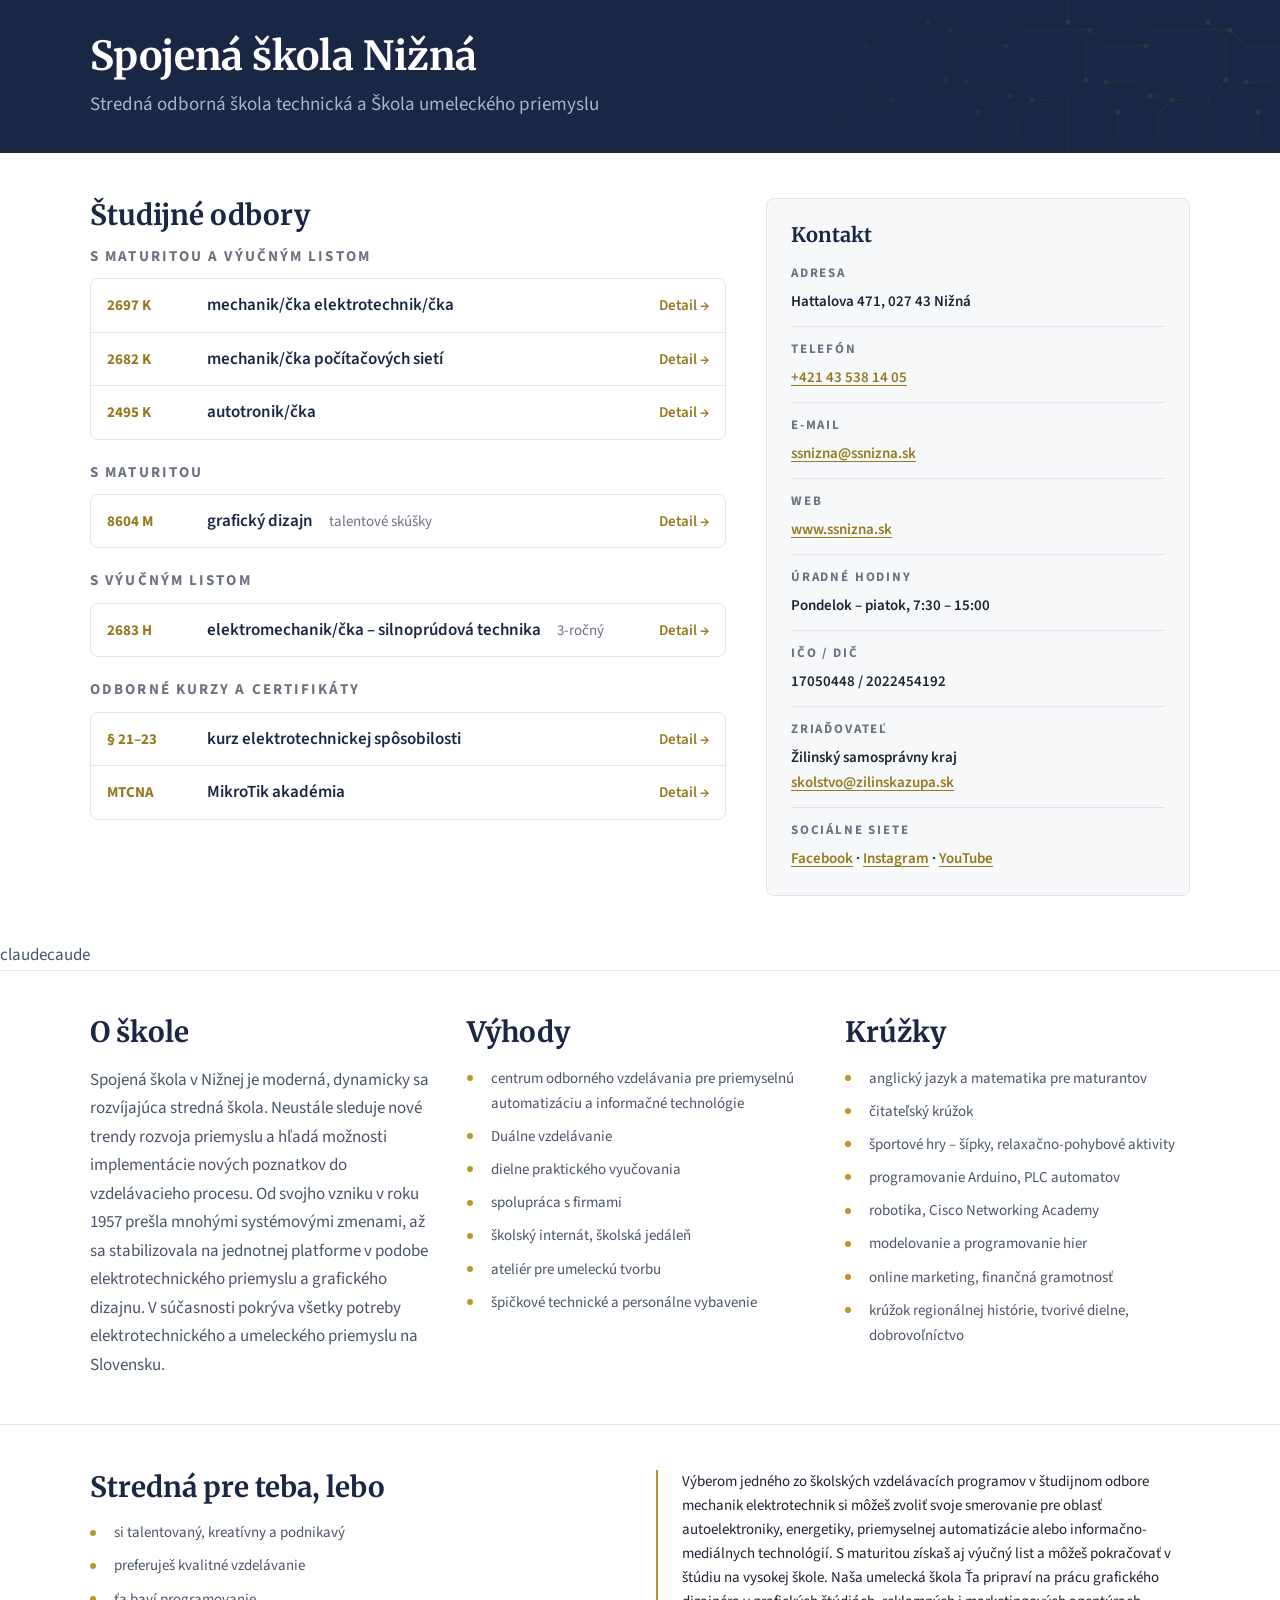
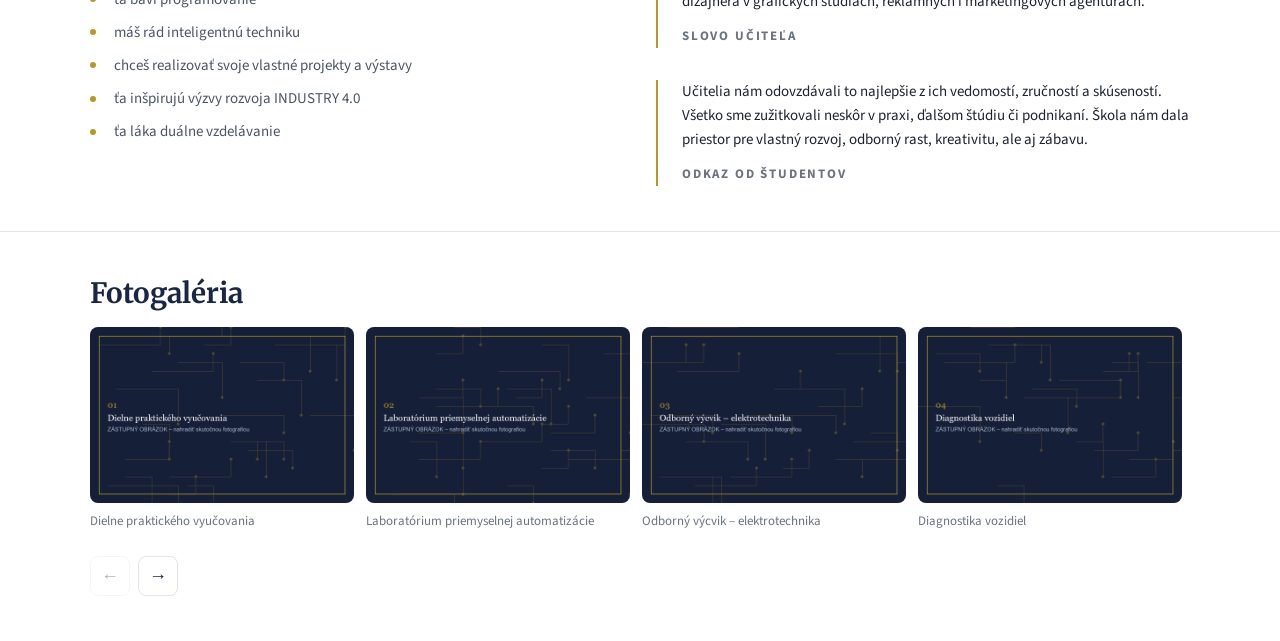
<file: index.html>
<!DOCTYPE html>
<html lang="sk">
<head>
    <meta charset="utf-8">
    <meta name="viewport" content="width=device-width, initial-scale=1">
    <title>Spojená škola, Nižná – profil školy | ssnizna.sk</title>
    <meta name="description"
          content="Profil Spojenej školy, Nižná: aktuálne študijné odbory, kompletné kontakty na vedenie a oddelenia, výhody, krúžky a fotogaléria.">
    <link rel="canonical" href="https://ssnizna.sk/stredne-skoly/">

    <link rel="preconnect" href="https://fonts.googleapis.com">
    <link rel="preconnect" href="https://fonts.gstatic.com" crossorigin>
    <link rel="stylesheet"
          href="https://fonts.googleapis.com/css2?family=Merriweather:wght@400;700&family=Source+Sans+3:wght@400;600;700&display=swap">

    <link rel="stylesheet" href="css/variables.css">
    <link rel="stylesheet" href="css/style.css">

    <script src="js/main.js" defer></script>
</head>
<body>

<!-- ======================================================================
     Hlavička a pätička webu sa preberajú z existujúcej šablóny.
     Do šablóny sa vkladá obsah od <main> po </main>.
     ====================================================================== -->

<main>

    <!-- ===== Identita školy ============================================= -->
    <section class="profile">
        <div class="container">
            <h1>Spojená škola Nižná</h1>
            <p class="profile__units">
                Stredná odborná škola technická a Škola umeleckého priemyslu
            </p>

        </div>
    </section>

    <!-- ===== Odbory + kontakt (to najdôležitejšie hneď hore) ============ -->
    <section class="section">
        <div class="container key-grid">

            <div>
                <h2>Študijné odbory</h2>
                <div class="odbory">
                    <div class="odbory__group">
                        <h3>S maturitou a výučným listom</h3>
                        <ul class="odbory__list">
                            <li class="odbor">
                                <span class="odbor__code">2697 K</span>
                                <span class="odbor__name">mechanik/čka elektrotechnik/čka</span>
                                <a class="odbor__link" href="/mechanik-elektrotechnik-cka/">Detail →</a>
                            </li>
                            <li class="odbor">
                                <span class="odbor__code">2682 K</span>
                                <span class="odbor__name">mechanik/čka počítačových sietí</span>
                                <a class="odbor__link" href="/mechanik-pocitacovych-sieti/">Detail →</a>
                            </li>
                            <li class="odbor">
                                <span class="odbor__code">2495 K</span>
                                <span class="odbor__name">autotronik/čka</span>
                                <a class="odbor__link" href="/autotronik/">Detail →</a>
                            </li>
                        </ul>
                    </div>

                    <div class="odbory__group">
                        <h3>S maturitou</h3>
                        <ul class="odbory__list">
                            <li class="odbor">
                                <span class="odbor__code">8604 M</span>
                                <span class="odbor__name">grafický dizajn</span>
                                <span class="odbor__note">talentové skúšky</span>
                                <a class="odbor__link" href="/3d-dizajn/">Detail →</a>
                            </li>
                        </ul>
                    </div>

                    <div class="odbory__group">
                        <h3>S výučným listom</h3>
                        <ul class="odbory__list">
                            <li class="odbor">
                                <span class="odbor__code">2683 H</span>
                                <span class="odbor__name">elektromechanik/čka – silnoprúdová technika</span>
                                <span class="odbor__note">3-ročný</span>
                                <a class="odbor__link" href="/elektromechanik-silnoprudova-technika/">Detail →</a>
                            </li>
                        </ul>
                    </div>

                    <div class="odbory__group">
                        <h3>Odborné kurzy a certifikáty</h3>
                        <ul class="odbory__list">
                            <li class="odbor">
                                <span class="odbor__code">§ 21–23</span>
                                <span class="odbor__name">kurz elektrotechnickej spôsobilosti</span>
                                <a class="odbor__link" href="/kurz-elektrotechnickej-sposobilosti-2/">Detail →</a>
                            </li>
                            <li class="odbor">
                                <span class="odbor__code">MTCNA</span>
                                <span class="odbor__name">MikroTik akadémia</span>
                                <a class="odbor__link" href="/mikrotik-akademia/">Detail →</a>
                            </li>
                        </ul>
                    </div>
                </div>
            </div>

            <div class="infobox" id="kontakty">
                <h2>Kontakt</h2>
                <dl class="info-list">
                    <div>
                        <dt class="label">Adresa</dt>
                        <dd><address>Hattalova 471, 027 43 Nižná</address></dd>
                    </div>
                    <div>
                        <dt class="label">Telefón</dt>
                        <dd><a href="tel:+421435381405">+421 43 538 14 05</a></dd>
                    </div>
                    <div>
                        <dt class="label">E-mail</dt>
                        <dd><a href="mailto:ssnizna@ssnizna.sk">ssnizna@ssnizna.sk</a></dd>
                    </div>
                    <div>
                        <dt class="label">Web</dt>
                        <dd><a href="https://ssnizna.sk/">www.ssnizna.sk</a></dd>
                    </div>
                    <div>
                        <dt class="label">Úradné hodiny</dt>
                        <dd>Pondelok – piatok, 7:30 – 15:00</dd>
                    </div>
                    <div>
                        <dt class="label">IČO / DIČ</dt>
                        <dd>17050448 / 2022454192</dd>
                    </div>
                    <div>
                        <dt class="label">Zriaďovateľ</dt>
                        <dd>Žilinský samosprávny kraj<br>
                            <a href="mailto:skolstvo@zilinskazupa.sk">skolstvo@zilinskazupa.sk</a></dd>
                    </div>
                    <div>
                        <dt class="label">Sociálne siete</dt>
                        <dd>
                            <a href="https://www.facebook.com/ssnizna">Facebook</a> ·
                            <a href="https://www.instagram.com/ssnizna/">Instagram</a> ·
                            <a href="https://www.youtube.com/@ssnizna">YouTube</a>
                        </dd>
                    </div>
                </dl>
            </div>
        </div>
    </section>

claudecaude
    <!-- ===== O škole, výhody, krúžky ==================================== -->
    <section class="section section--divided">
        <div class="container cols cols--3">
            <div>
                <h2>O škole</h2>
                <p>
                    Spojená škola v Nižnej je moderná, dynamicky sa rozvíjajúca stredná škola.
                    Neustále sleduje nové trendy rozvoja priemyslu a hľadá možnosti implementácie
                    nových poznatkov do vzdelávacieho procesu. Od svojho vzniku v roku 1957 prešla
                    mnohými systémovými zmenami, až sa stabilizovala na jednotnej platforme v podobe
                    elektrotechnického priemyslu a grafického dizajnu. V súčasnosti pokrýva všetky
                    potreby elektrotechnického a umeleckého priemyslu na Slovensku.
                </p>
            </div>

            <div>
                <h2>Výhody</h2>
                <ul class="list-check">
                    <li>centrum odborného vzdelávania pre priemyselnú automatizáciu a informačné technológie</li>
                    <li>Duálne vzdelávanie</li>
                    <li>dielne praktického vyučovania</li>
                    <li>spolupráca s firmami</li>
                    <li>školský internát, školská jedáleň</li>
                    <li>ateliér pre umeleckú tvorbu</li>
                    <li>špičkové technické a personálne vybavenie</li>
                </ul>
            </div>

            <div>
                <h2>Krúžky</h2>
                <ul class="list-check">
                    <li>anglický jazyk a matematika pre maturantov</li>
                    <li>čitateľský krúžok</li>
                    <li>športové hry – šípky, relaxačno-pohybové aktivity</li>
                    <li>programovanie Arduino, PLC automatov</li>
                    <li>robotika, Cisco Networking Academy</li>
                    <li>modelovanie a programovanie hier</li>
                    <li>online marketing, finančná gramotnosť</li>
                    <li>krúžok regionálnej histórie, tvorivé dielne, dobrovoľníctvo</li>
                </ul>
            </div>
        </div>
    </section>

    <!-- ===== Pre koho je škola + citáty ================================= -->
    <section class="section section--divided">
        <div class="container cols cols--2">
            <div>
                <h2>Stredná pre teba, lebo</h2>
                <ul class="list-check">
                    <li>si talentovaný, kreatívny a podnikavý</li>
                    <li>preferuješ kvalitné vzdelávanie</li>
                    <li>ťa baví programovanie</li>
                    <li>máš rád inteligentnú techniku</li>
                    <li>chceš realizovať svoje vlastné projekty a výstavy</li>
                    <li>ťa inšpirujú výzvy rozvoja INDUSTRY 4.0</li>
                    <li>ťa láka duálne vzdelávanie</li>
                </ul>
            </div>

            <div class="cols">
                <blockquote class="quote">
                    <p>
                        Výberom jedného zo školských vzdelávacích programov v študijnom odbore
                        mechanik elektrotechnik si môžeš zvoliť svoje smerovanie pre oblasť
                        autoelektroniky, energetiky, priemyselnej automatizácie alebo
                        informačno-mediálnych technológií. S maturitou získaš aj výučný list
                        a môžeš pokračovať v štúdiu na vysokej škole. Naša umelecká škola Ťa
                        pripraví na prácu grafického dizajnéra v grafických štúdiách, reklamných
                        i marketingových agentúrach.
                    </p>
                    <footer>Slovo učiteľa</footer>
                </blockquote>

                <blockquote class="quote">
                    <p>
                        Učitelia nám odovzdávali to najlepšie z ich vedomostí, zručností
                        a skúseností. Všetko sme zužitkovali neskôr v praxi, ďalšom štúdiu či
                        podnikaní. Škola nám dala priestor pre vlastný rozvoj, odborný rast,
                        kreativitu, ale aj zábavu.
                    </p>
                    <footer>Odkaz od študentov</footer>
                </blockquote>
            </div>
        </div>
    </section>

    <!-- ===== Fotogaléria ================================================ -->
    <section class="section section--divided">
        <div class="container">
            <h2>Fotogaléria</h2>

            <!-- Nahradiť skutočnými fotografiami, rovnaké názvy súborov v /images/galeria/. -->
            <div data-gallery>
                <div class="gallery__track" data-gallery-track tabindex="0"
                     role="region" aria-label="Fotogaléria školy">
                    <figure class="gallery__item">
                        <img src="images/galeria/01.jpg" width="1200" height="800" loading="lazy"
                             alt="Dielne praktického vyučovania">
                        <figcaption>Dielne praktického vyučovania</figcaption>
                    </figure>
                    <figure class="gallery__item">
                        <img src="images/galeria/02.jpg" width="1200" height="800" loading="lazy"
                             alt="Laboratórium priemyselnej automatizácie">
                        <figcaption>Laboratórium priemyselnej automatizácie</figcaption>
                    </figure>
                    <figure class="gallery__item">
                        <img src="images/galeria/03.jpg" width="1200" height="800" loading="lazy"
                             alt="Odborný výcvik v elektrotechnike">
                        <figcaption>Odborný výcvik – elektrotechnika</figcaption>
                    </figure>
                    <figure class="gallery__item">
                        <img src="images/galeria/04.jpg" width="1200" height="800" loading="lazy"
                             alt="Diagnostika vozidiel">
                        <figcaption>Diagnostika vozidiel</figcaption>
                    </figure>
                    <figure class="gallery__item">
                        <img src="images/galeria/05.jpg" width="1200" height="800" loading="lazy"
                             alt="Učebňa počítačových sietí">
                        <figcaption>Učebňa počítačových sietí</figcaption>
                    </figure>
                    <figure class="gallery__item">
                        <img src="images/galeria/06.jpg" width="1200" height="800" loading="lazy"
                             alt="Ateliér umeleckej tvorby">
                        <figcaption>Ateliér umeleckej tvorby</figcaption>
                    </figure>
                    <figure class="gallery__item">
                        <img src="images/galeria/07.jpg" width="1200" height="800" loading="lazy"
                             alt="Robotické pracovisko">
                        <figcaption>Robotické pracovisko</figcaption>
                    </figure>
                    <figure class="gallery__item">
                        <img src="images/galeria/08.jpg" width="1200" height="800" loading="lazy"
                             alt="Školský internát">
                        <figcaption>Školský internát</figcaption>
                    </figure>
                    <figure class="gallery__item">
                        <img src="images/galeria/09.jpg" width="1200" height="800" loading="lazy"
                             alt="Školská jedáleň">
                        <figcaption>Školská jedáleň</figcaption>
                    </figure>
                    <figure class="gallery__item">
                        <img src="images/galeria/10.jpg" width="1200" height="800" loading="lazy"
                             alt="Telocvičňa a lezecká stena">
                        <figcaption>Telocvičňa a lezecká stena</figcaption>
                    </figure>
                    <figure class="gallery__item">
                        <img src="images/galeria/11.jpg" width="1200" height="800" loading="lazy"
                             alt="Súťaže a projekty žiakov">
                        <figcaption>Súťaže a projekty žiakov</figcaption>
                    </figure>
                </div>

                <div class="gallery__nav">
                    <button class="gallery__btn" type="button" data-gallery-prev>
                        <span aria-hidden="true">←</span>
                        <span class="visually-hidden">Predchádzajúce fotografie</span>
                    </button>
                    <button class="gallery__btn" type="button" data-gallery-next>
                        <span aria-hidden="true">→</span>
                        <span class="visually-hidden">Ďalšie fotografie</span>
                    </button>
                </div>
            </div>
        </div>
    </section>

</main>

</body>
</html>
</file>
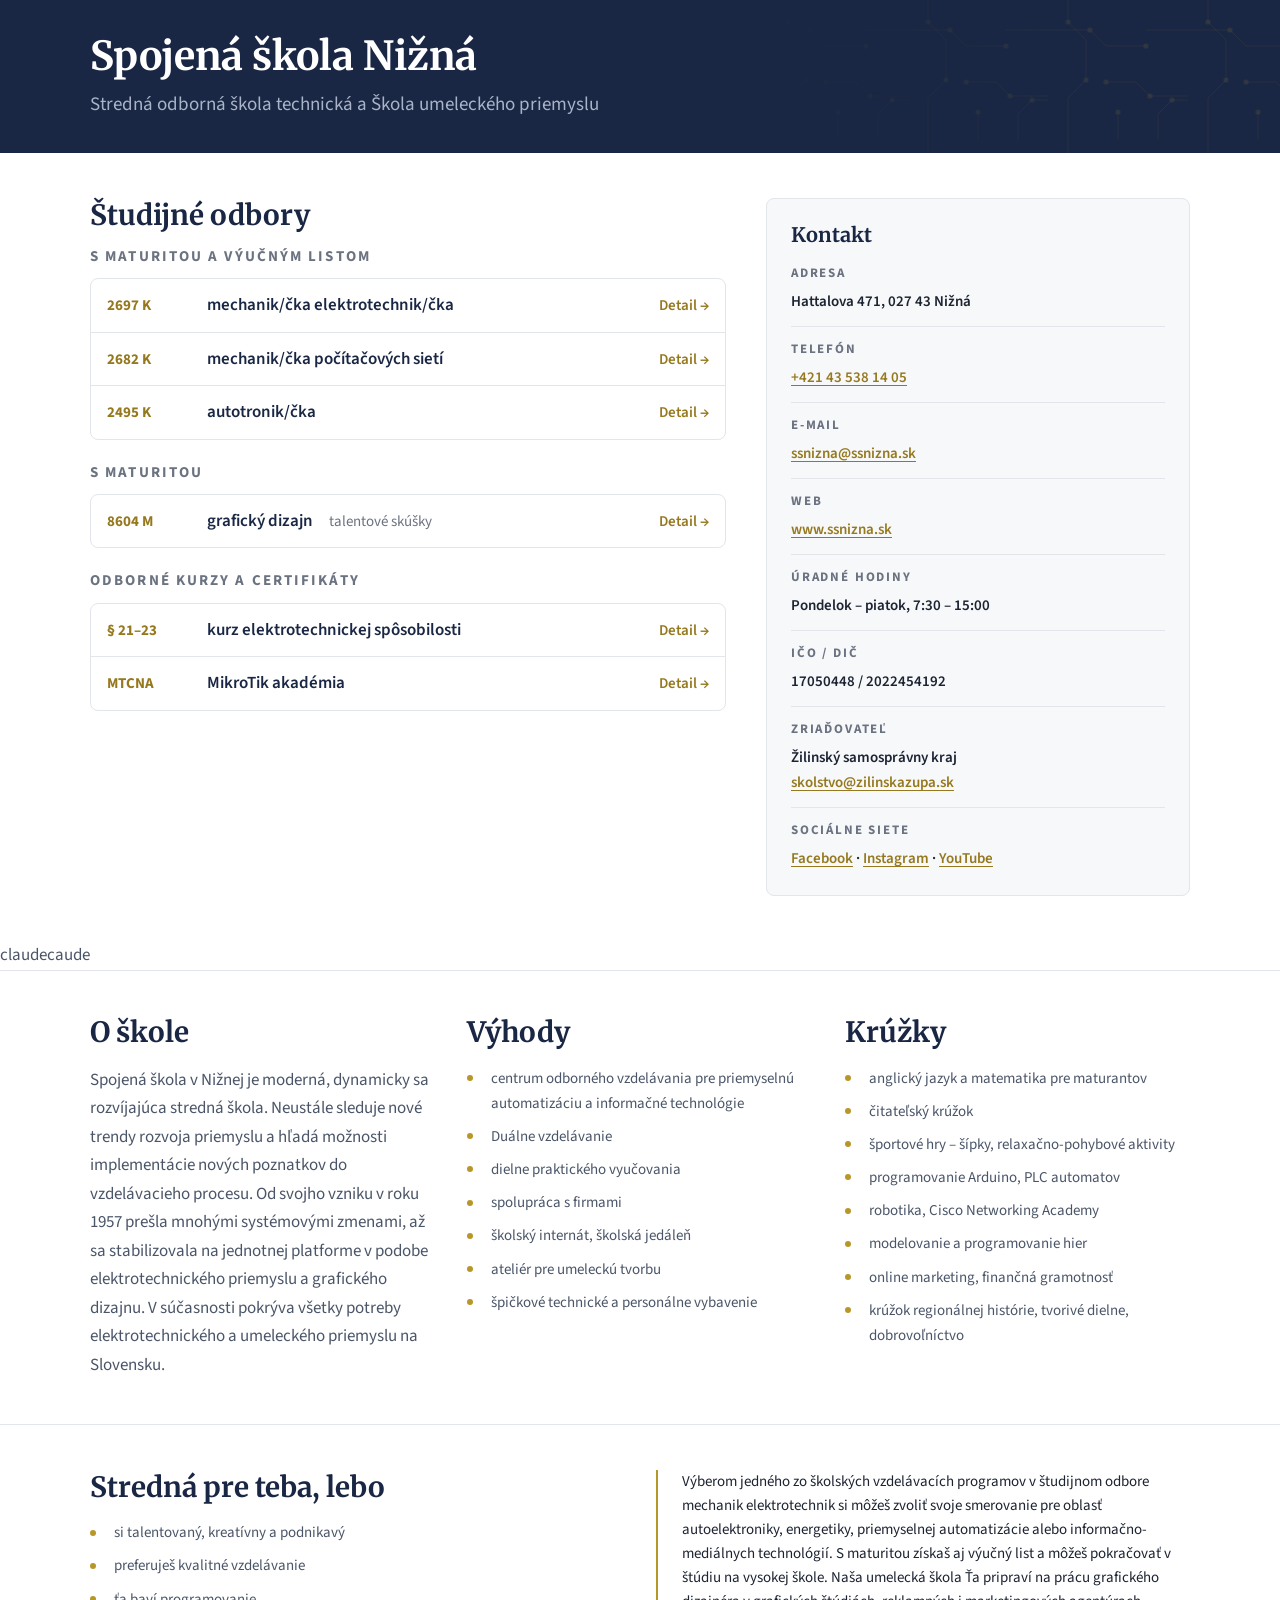
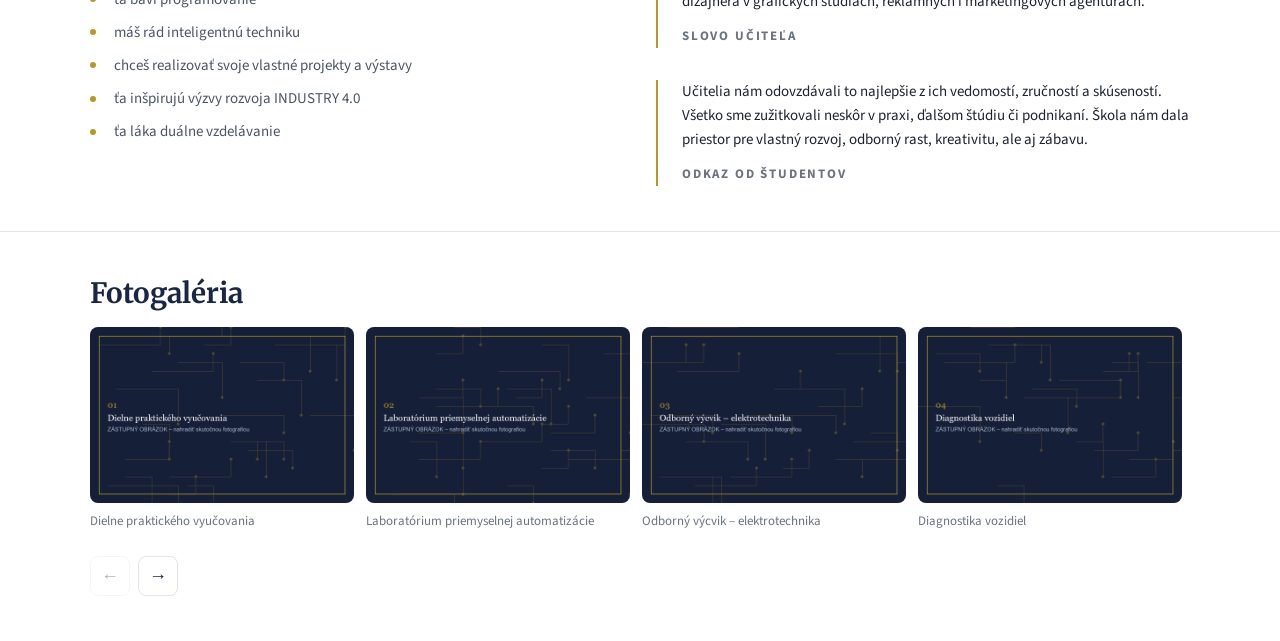
<file: stredne-skoly/index.html>
<!DOCTYPE html>
<html lang="sk">
<head>
    <meta charset="utf-8">
    <meta name="viewport" content="width=device-width, initial-scale=1">
    <title>Spojená škola, Nižná – profil školy | ssnizna.sk</title>
    <meta name="description"
          content="Profil Spojenej školy, Nižná: aktuálne študijné odbory, kompletné kontakty na vedenie a oddelenia, výhody, krúžky a fotogaléria.">
    <link rel="canonical" href="https://ssnizna.sk/stredne-skoly/">

    <link rel="preconnect" href="https://fonts.googleapis.com">
    <link rel="preconnect" href="https://fonts.gstatic.com" crossorigin>
    <link rel="stylesheet"
          href="https://fonts.googleapis.com/css2?family=Merriweather:wght@400;700&family=Source+Sans+3:wght@400;600;700&display=swap">

    <link rel="stylesheet" href="../css/variables.css">
    <link rel="stylesheet" href="../css/style.css">

    <script src="../js/main.js" defer></script>
</head>
<body>

<!-- ======================================================================
     Hlavička a pätička webu sa preberajú z existujúcej šablóny.
     Do šablóny sa vkladá obsah od <main> po </main>.
     ====================================================================== -->

<main>

    <!-- ===== Identita školy ============================================= -->
    <section class="profile">
        <div class="container">
            <h1>Spojená škola Nižná</h1>
            <p class="profile__units">
                Stredná odborná škola technická a Škola umeleckého priemyslu
            </p>

        </div>
    </section>

    <!-- ===== Odbory + kontakt (to najdôležitejšie hneď hore) ============ -->
    <section class="section">
        <div class="container key-grid">

            <div>
                <h2>Študijné odbory</h2>
                <div class="odbory">
                    <div class="odbory__group">
                        <h3>S maturitou a výučným listom</h3>
                        <ul class="odbory__list">
                            <li class="odbor">
                                <span class="odbor__code">2697 K</span>
                                <span class="odbor__name">mechanik/čka elektrotechnik/čka</span>
                                <a class="odbor__link" href="/mechanik-elektrotechnik-cka/">Detail →</a>
                            </li>
                            <li class="odbor">
                                <span class="odbor__code">2682 K</span>
                                <span class="odbor__name">mechanik/čka počítačových sietí</span>
                                <a class="odbor__link" href="/mechanik-pocitacovych-sieti/">Detail →</a>
                            </li>
                            <li class="odbor">
                                <span class="odbor__code">2495 K</span>
                                <span class="odbor__name">autotronik/čka</span>
                                <a class="odbor__link" href="/autotronik/">Detail →</a>
                            </li>
                        </ul>
                    </div>

                    <div class="odbory__group">
                        <h3>S maturitou</h3>
                        <ul class="odbory__list">
                            <li class="odbor">
                                <span class="odbor__code">8604 M</span>
                                <span class="odbor__name">grafický dizajn</span>
                                <span class="odbor__note">talentové skúšky</span>
                                <a class="odbor__link" href="/3d-dizajn/">Detail →</a>
                            </li>
                        </ul>
                    </div>

                    <div class="odbory__group">
                        <h3>Odborné kurzy a certifikáty</h3>
                        <ul class="odbory__list">
                            <li class="odbor">
                                <span class="odbor__code">§ 21–23</span>
                                <span class="odbor__name">kurz elektrotechnickej spôsobilosti</span>
                                <a class="odbor__link" href="/kurz-elektrotechnickej-sposobilosti-2/">Detail →</a>
                            </li>
                            <li class="odbor">
                                <span class="odbor__code">MTCNA</span>
                                <span class="odbor__name">MikroTik akadémia</span>
                                <a class="odbor__link" href="/mikrotik-akademia/">Detail →</a>
                            </li>
                        </ul>
                    </div>
                </div>
            </div>

            <div class="infobox" id="kontakty">
                <h2>Kontakt</h2>
                <dl class="info-list">
                    <div>
                        <dt class="label">Adresa</dt>
                        <dd><address>Hattalova 471, 027 43 Nižná</address></dd>
                    </div>
                    <div>
                        <dt class="label">Telefón</dt>
                        <dd><a href="tel:+421435381405">+421 43 538 14 05</a></dd>
                    </div>
                    <div>
                        <dt class="label">E-mail</dt>
                        <dd><a href="mailto:ssnizna@ssnizna.sk">ssnizna@ssnizna.sk</a></dd>
                    </div>
                    <div>
                        <dt class="label">Web</dt>
                        <dd><a href="https://ssnizna.sk/">www.ssnizna.sk</a></dd>
                    </div>
                    <div>
                        <dt class="label">Úradné hodiny</dt>
                        <dd>Pondelok – piatok, 7:30 – 15:00</dd>
                    </div>
                    <div>
                        <dt class="label">IČO / DIČ</dt>
                        <dd>17050448 / 2022454192</dd>
                    </div>
                    <div>
                        <dt class="label">Zriaďovateľ</dt>
                        <dd>Žilinský samosprávny kraj<br>
                            <a href="mailto:skolstvo@zilinskazupa.sk">skolstvo@zilinskazupa.sk</a></dd>
                    </div>
                    <div>
                        <dt class="label">Sociálne siete</dt>
                        <dd>
                            <a href="https://www.facebook.com/ssnizna">Facebook</a> ·
                            <a href="https://www.instagram.com/ssnizna/">Instagram</a> ·
                            <a href="https://www.youtube.com/@ssnizna">YouTube</a>
                        </dd>
                    </div>
                </dl>
            </div>
        </div>
    </section>

claudecaude
    <!-- ===== O škole, výhody, krúžky ==================================== -->
    <section class="section section--divided">
        <div class="container cols cols--3">
            <div>
                <h2>O škole</h2>
                <p>
                    Spojená škola v Nižnej je moderná, dynamicky sa rozvíjajúca stredná škola.
                    Neustále sleduje nové trendy rozvoja priemyslu a hľadá možnosti implementácie
                    nových poznatkov do vzdelávacieho procesu. Od svojho vzniku v roku 1957 prešla
                    mnohými systémovými zmenami, až sa stabilizovala na jednotnej platforme v podobe
                    elektrotechnického priemyslu a grafického dizajnu. V súčasnosti pokrýva všetky
                    potreby elektrotechnického a umeleckého priemyslu na Slovensku.
                </p>
            </div>

            <div>
                <h2>Výhody</h2>
                <ul class="list-check">
                    <li>centrum odborného vzdelávania pre priemyselnú automatizáciu a informačné technológie</li>
                    <li>Duálne vzdelávanie</li>
                    <li>dielne praktického vyučovania</li>
                    <li>spolupráca s firmami</li>
                    <li>školský internát, školská jedáleň</li>
                    <li>ateliér pre umeleckú tvorbu</li>
                    <li>špičkové technické a personálne vybavenie</li>
                </ul>
            </div>

            <div>
                <h2>Krúžky</h2>
                <ul class="list-check">
                    <li>anglický jazyk a matematika pre maturantov</li>
                    <li>čitateľský krúžok</li>
                    <li>športové hry – šípky, relaxačno-pohybové aktivity</li>
                    <li>programovanie Arduino, PLC automatov</li>
                    <li>robotika, Cisco Networking Academy</li>
                    <li>modelovanie a programovanie hier</li>
                    <li>online marketing, finančná gramotnosť</li>
                    <li>krúžok regionálnej histórie, tvorivé dielne, dobrovoľníctvo</li>
                </ul>
            </div>
        </div>
    </section>

    <!-- ===== Pre koho je škola + citáty ================================= -->
    <section class="section section--divided">
        <div class="container cols cols--2">
            <div>
                <h2>Stredná pre teba, lebo</h2>
                <ul class="list-check">
                    <li>si talentovaný, kreatívny a podnikavý</li>
                    <li>preferuješ kvalitné vzdelávanie</li>
                    <li>ťa baví programovanie</li>
                    <li>máš rád inteligentnú techniku</li>
                    <li>chceš realizovať svoje vlastné projekty a výstavy</li>
                    <li>ťa inšpirujú výzvy rozvoja INDUSTRY 4.0</li>
                    <li>ťa láka duálne vzdelávanie</li>
                </ul>
            </div>

            <div class="cols">
                <blockquote class="quote">
                    <p>
                        Výberom jedného zo školských vzdelávacích programov v študijnom odbore
                        mechanik elektrotechnik si môžeš zvoliť svoje smerovanie pre oblasť
                        autoelektroniky, energetiky, priemyselnej automatizácie alebo
                        informačno-mediálnych technológií. S maturitou získaš aj výučný list
                        a môžeš pokračovať v štúdiu na vysokej škole. Naša umelecká škola Ťa
                        pripraví na prácu grafického dizajnéra v grafických štúdiách, reklamných
                        i marketingových agentúrach.
                    </p>
                    <footer>Slovo učiteľa</footer>
                </blockquote>

                <blockquote class="quote">
                    <p>
                        Učitelia nám odovzdávali to najlepšie z ich vedomostí, zručností
                        a skúseností. Všetko sme zužitkovali neskôr v praxi, ďalšom štúdiu či
                        podnikaní. Škola nám dala priestor pre vlastný rozvoj, odborný rast,
                        kreativitu, ale aj zábavu.
                    </p>
                    <footer>Odkaz od študentov</footer>
                </blockquote>
            </div>
        </div>
    </section>

    <!-- ===== Fotogaléria ================================================ -->
    <section class="section section--divided">
        <div class="container">
            <h2>Fotogaléria</h2>

            <!-- Nahradiť skutočnými fotografiami, rovnaké názvy súborov v /images/galeria/. -->
            <div data-gallery>
                <div class="gallery__track" data-gallery-track tabindex="0"
                     role="region" aria-label="Fotogaléria školy">
                    <figure class="gallery__item">
                        <img src="../images/galeria/01.jpg" width="1200" height="800" loading="lazy"
                             alt="Dielne praktického vyučovania">
                        <figcaption>Dielne praktického vyučovania</figcaption>
                    </figure>
                    <figure class="gallery__item">
                        <img src="../images/galeria/02.jpg" width="1200" height="800" loading="lazy"
                             alt="Laboratórium priemyselnej automatizácie">
                        <figcaption>Laboratórium priemyselnej automatizácie</figcaption>
                    </figure>
                    <figure class="gallery__item">
                        <img src="../images/galeria/03.jpg" width="1200" height="800" loading="lazy"
                             alt="Odborný výcvik v elektrotechnike">
                        <figcaption>Odborný výcvik – elektrotechnika</figcaption>
                    </figure>
                    <figure class="gallery__item">
                        <img src="../images/galeria/04.jpg" width="1200" height="800" loading="lazy"
                             alt="Diagnostika vozidiel">
                        <figcaption>Diagnostika vozidiel</figcaption>
                    </figure>
                    <figure class="gallery__item">
                        <img src="../images/galeria/05.jpg" width="1200" height="800" loading="lazy"
                             alt="Učebňa počítačových sietí">
                        <figcaption>Učebňa počítačových sietí</figcaption>
                    </figure>
                    <figure class="gallery__item">
                        <img src="../images/galeria/06.jpg" width="1200" height="800" loading="lazy"
                             alt="Ateliér umeleckej tvorby">
                        <figcaption>Ateliér umeleckej tvorby</figcaption>
                    </figure>
                    <figure class="gallery__item">
                        <img src="../images/galeria/07.jpg" width="1200" height="800" loading="lazy"
                             alt="Robotické pracovisko">
                        <figcaption>Robotické pracovisko</figcaption>
                    </figure>
                    <figure class="gallery__item">
                        <img src="../images/galeria/08.jpg" width="1200" height="800" loading="lazy"
                             alt="Školský internát">
                        <figcaption>Školský internát</figcaption>
                    </figure>
                    <figure class="gallery__item">
                        <img src="../images/galeria/09.jpg" width="1200" height="800" loading="lazy"
                             alt="Školská jedáleň">
                        <figcaption>Školská jedáleň</figcaption>
                    </figure>
                    <figure class="gallery__item">
                        <img src="../images/galeria/10.jpg" width="1200" height="800" loading="lazy"
                             alt="Telocvičňa a lezecká stena">
                        <figcaption>Telocvičňa a lezecká stena</figcaption>
                    </figure>
                    <figure class="gallery__item">
                        <img src="../images/galeria/11.jpg" width="1200" height="800" loading="lazy"
                             alt="Súťaže a projekty žiakov">
                        <figcaption>Súťaže a projekty žiakov</figcaption>
                    </figure>
                </div>

                <div class="gallery__nav">
                    <button class="gallery__btn" type="button" data-gallery-prev>
                        <span aria-hidden="true">←</span>
                        <span class="visually-hidden">Predchádzajúce fotografie</span>
                    </button>
                    <button class="gallery__btn" type="button" data-gallery-next>
                        <span aria-hidden="true">→</span>
                        <span class="visually-hidden">Ďalšie fotografie</span>
                    </button>
                </div>
            </div>
        </div>
    </section>

</main>

</body>
</html>
</file>
<file: css/variables.css>
/* ==========================================================================
   Design tokens – Spojená škola Nižná
   Single source of truth for colours, type, spacing and elevation.
   Never hard-code these values in component rules.
   ========================================================================== */

:root {
    /* --- Brand ------------------------------------------------------------ */
    --color-navy: #1a2744;
    --color-navy-dark: #121c31;
    --color-navy-deep: #0c1322;
    --color-navy-mid: #2a3c60;
    --color-navy-soft: #3b5080;

    --color-gold: #b8972a;
    --color-gold-light: #d4b04a;
    --color-gold-dark: #96791f;
    --color-gold-wash: #f6f0dc;

    /* --- Neutrals --------------------------------------------------------- */
    --color-ink: #1c2331;
    --color-body: #4a5568;
    --color-muted: #6b7280;
    --color-line: #e2e5ea;
    --color-line-soft: #eef0f4;
    --color-surface: #ffffff;
    --color-bg: #f7f8fa;
    --color-bg-alt: #eef1f6;

    /* --- On-dark ---------------------------------------------------------- */
    --color-on-navy: #f3f5f9;
    --color-on-navy-muted: #a9b4c8;

    /* --- Typography ------------------------------------------------------- */
    --font-heading: "Merriweather", Georgia, "Times New Roman", serif;
    --font-body: "Source Sans 3", -apple-system, BlinkMacSystemFont, "Segoe UI", Roboto, sans-serif;

    --fs-xs: 0.8125rem;
    --fs-sm: 0.9375rem;
    --fs-base: 1.0625rem;
    --fs-md: 1.1875rem;
    --fs-lg: clamp(1.125rem, 0.4vw + 1.03rem, 1.25rem);
    --fs-h3: clamp(1.125rem, 0.5vw + 1.02rem, 1.3125rem);
    --fs-h2: clamp(1.375rem, 1vw + 1.15rem, 1.75rem);
    --fs-h1: clamp(1.75rem, 2.4vw + 1.2rem, 2.5rem);

    --lh-tight: 1.22;
    --lh-snug: 1.4;
    --lh-base: 1.68;

    --ls-caps: 0.14em;

    /* --- Spacing (4px base) ----------------------------------------------- */
    --sp-1: 0.25rem;
    --sp-2: 0.5rem;
    --sp-3: 0.75rem;
    --sp-4: 1rem;
    --sp-5: 1.5rem;
    --sp-6: 2rem;
    --sp-7: 2.5rem;
    --sp-8: 3rem;
    --sp-9: 4rem;
    --sp-10: 5rem;
    --sp-section: clamp(2rem, 3.5vw, 3rem);

    /* --- Layout ----------------------------------------------------------- */
    --container: 1180px;
    --container-narrow: 820px;
    --gutter: clamp(1.125rem, 4vw, 2.5rem);
    --header-h: 72px;

    /* --- Radii & elevation ------------------------------------------------ */
    --radius-sm: 4px;
    --radius: 8px;
    --radius-lg: 14px;

    --shadow-sm: 0 1px 2px rgba(26, 39, 68, 0.06), 0 2px 6px rgba(26, 39, 68, 0.05);
    --shadow: 0 2px 6px rgba(26, 39, 68, 0.07), 0 10px 24px rgba(26, 39, 68, 0.08);
    --shadow-lg: 0 4px 12px rgba(26, 39, 68, 0.09), 0 20px 48px rgba(26, 39, 68, 0.12);

    /* --- Motion ----------------------------------------------------------- */
    --ease: cubic-bezier(0.22, 0.61, 0.36, 1);
    --dur: 200ms;

    /* --- Decorative circuit-board motif ----------------------------------- */
    /* Subtle PCB trace pattern; used sparingly on dark surfaces only. */
    --pattern-circuit: url("data:image/svg+xml,%3Csvg xmlns='http://www.w3.org/2000/svg' width='140' height='140' viewBox='0 0 140 140'%3E%3Cg fill='none' stroke='%23b8972a' stroke-width='1' stroke-opacity='0.28'%3E%3Cpath d='M0 30h42l16 16h40M140 30H98'/%3E%3Cpath d='M20 0v22l18 18v40l-18 18v42'/%3E%3Cpath d='M140 96h-38l-14-14H58'/%3E%3Cpath d='M110 140v-26l14-14h16'/%3E%3Cpath d='M70 140v-28'/%3E%3C/g%3E%3Cg fill='%23b8972a' fill-opacity='0.42'%3E%3Ccircle cx='42' cy='30' r='2.6'/%3E%3Ccircle cx='98' cy='46' r='2.6'/%3E%3Ccircle cx='20' cy='22' r='2.6'/%3E%3Ccircle cx='38' cy='80' r='2.6'/%3E%3Ccircle cx='102' cy='96' r='2.6'/%3E%3Ccircle cx='58' cy='82' r='2.6'/%3E%3Ccircle cx='124' cy='100' r='2.6'/%3E%3Ccircle cx='70' cy='112' r='2.6'/%3E%3C/g%3E%3C/svg%3E");
}

/* Breakpoints used across the project (media queries cannot read variables):
   sm  480px  |  md  768px  |  lg  1024px  |  xl  1180px                     */
</file>
<file: css/style.css>
/* ==========================================================================
   Spojená škola Nižná – stylesheet for the school profile page
   Mobile-first. All colours/spacing come from css/variables.css.

   The site header and footer are supplied by the existing template, so this
   file styles page content only.

   Restrained by design: navy + gold, flat surfaces, thin rules. The circuit
   motif appears once, in the profile band, and nowhere else.

   Contents
   01 Reset & base
   02 Layout helpers
   03 Typography
   04 Buttons & links
   05 Profile band (name + actions)
   06 Odbory
   07 Contacts
   08 Text columns & lists
   09 Quotes
   10 Gallery strip
   11 Utilities & motion preferences
   ========================================================================== */

/* 01 Reset & base --------------------------------------------------------- */

*,
*::before,
*::after {
    box-sizing: border-box;
}

html {
    -webkit-text-size-adjust: 100%;
    scroll-behavior: smooth;
}

body {
    margin: 0;
    font-family: var(--font-body);
    font-size: var(--fs-base);
    line-height: var(--lh-base);
    color: var(--color-body);
    background-color: var(--color-surface);
    -webkit-font-smoothing: antialiased;
}

img,
svg {
    display: block;
    max-width: 100%;
    height: auto;
}

ul,
ol {
    margin: 0;
    padding: 0;
}

figure,
blockquote,
dl,
dd {
    margin: 0;
}

address {
    font-style: normal;
}

/* 02 Layout helpers ------------------------------------------------------- */

.container {
    width: 100%;
    max-width: var(--container);
    margin-inline: auto;
    padding-inline: var(--gutter);
}

.section {
    padding-block: var(--sp-section);
}

.section--alt {
    background-color: var(--color-bg);
}

/* Thin divider between stacked light sections, instead of large empty space. */
.section--divided {
    border-top: 1px solid var(--color-line);
}

/* 03 Typography ----------------------------------------------------------- */

h1,
h2,
h3 {
    margin: 0;
    font-family: var(--font-heading);
    font-weight: 700;
    line-height: var(--lh-tight);
    color: var(--color-navy);
}

h1 {
    font-size: var(--fs-h1);
}

h2 {
    font-size: var(--fs-h2);
    margin-bottom: var(--sp-4);
}

h3 {
    font-size: var(--fs-h3);
    margin-bottom: var(--sp-3);
}

p {
    margin: 0 0 var(--sp-3);
}

p:last-child {
    margin-bottom: 0;
}

.label {
    display: block;
    font-size: var(--fs-xs);
    font-weight: 700;
    letter-spacing: var(--ls-caps);
    text-transform: uppercase;
    color: var(--color-muted);
}

/* 04 Buttons & links ------------------------------------------------------ */

a {
    color: var(--color-gold-dark);
    text-underline-offset: 0.18em;
    transition: color var(--dur) var(--ease);
}

a:hover {
    color: var(--color-navy);
}

:focus-visible {
    outline: 3px solid var(--color-gold);
    outline-offset: 2px;
    border-radius: var(--radius-sm);
}

.btn {
    display: inline-flex;
    align-items: center;
    justify-content: center;
    padding: var(--sp-3) var(--sp-5);
    font-family: var(--font-body);
    font-size: var(--fs-sm);
    font-weight: 600;
    text-decoration: none;
    border: 1px solid transparent;
    border-radius: var(--radius);
    cursor: pointer;
    transition: background-color var(--dur) var(--ease),
                border-color var(--dur) var(--ease),
                color var(--dur) var(--ease);
}

.btn--primary {
    background-color: var(--color-gold);
    border-color: var(--color-gold);
    color: var(--color-navy-dark);
}

.btn--primary:hover {
    background-color: var(--color-gold-light);
    border-color: var(--color-gold-light);
    color: var(--color-navy-dark);
}

.btn--ghost {
    background-color: transparent;
    border-color: color-mix(in srgb, var(--color-surface) 45%, transparent);
    color: var(--color-surface);
}

.btn--ghost:hover {
    background-color: var(--color-surface);
    border-color: var(--color-surface);
    color: var(--color-navy);
}

.btn-row {
    display: flex;
    flex-wrap: wrap;
    align-items: center;
    gap: var(--sp-3);
}

/* 05 Profile band --------------------------------------------------------- */

.profile {
    position: relative;
    isolation: isolate;
    overflow: hidden;
    background-color: var(--color-navy);
    color: var(--color-on-navy);
    padding-block: var(--sp-6);
}

/* The one decorative moment on the page — kept faint and on the right edge. */
.profile::before {
    content: "";
    position: absolute;
    inset: 0 0 0 auto;
    width: 40%;
    background-image: var(--pattern-circuit);
    background-size: 140px 140px;
    opacity: 0.3;
    -webkit-mask-image: linear-gradient(to right, transparent, #000 70%);
    mask-image: linear-gradient(to right, transparent, #000 70%);
    z-index: -1;
}

.profile h1 {
    color: var(--color-surface);
    margin-bottom: var(--sp-2);
}

.profile__units {
    font-size: var(--fs-md);
    color: var(--color-on-navy-muted);
    margin-bottom: var(--sp-4);
}

.profile__badge {
    display: inline-flex;
    align-items: center;
    padding: var(--sp-2) var(--sp-4);
    font-size: var(--fs-xs);
    font-weight: 700;
    letter-spacing: var(--ls-caps);
    text-transform: uppercase;
    color: var(--color-gold-light);
    border: 1px solid color-mix(in srgb, var(--color-gold) 55%, transparent);
    border-radius: var(--radius);
}

/* 06 Odbory --------------------------------------------------------------- */

/* Odbory on the left, the contact box on the right — the two things a
   visitor arriving from mojastredna.sk needs first. */
.key-grid {
    display: grid;
    gap: var(--sp-6);
}

@media (min-width: 900px) {
    .key-grid {
        grid-template-columns: 1.5fr 1fr;
        gap: var(--sp-7);
        align-items: start;
    }
}

.odbory {
    display: grid;
    gap: var(--sp-5);
}

.odbory__group h3 {
    font-size: var(--fs-sm);
    font-family: var(--font-body);
    font-weight: 700;
    letter-spacing: var(--ls-caps);
    text-transform: uppercase;
    color: var(--color-muted);
    margin-bottom: var(--sp-3);
}

.odbory__list {
    list-style: none;
    border: 1px solid var(--color-line);
    border-radius: var(--radius);
    overflow: hidden;
}

.odbor {
    display: flex;
    flex-wrap: wrap;
    align-items: baseline;
    gap: var(--sp-2) var(--sp-4);
    padding: var(--sp-3) var(--sp-4);
    border-bottom: 1px solid var(--color-line);
}

.odbor:last-child {
    border-bottom: none;
}

.odbor:hover {
    background-color: var(--color-bg);
}

.odbor__code {
    flex: none;
    min-width: 5.25rem;
    font-variant-numeric: tabular-nums;
    font-weight: 700;
    font-size: var(--fs-sm);
    color: var(--color-gold-dark);
}

.odbor__name {
    font-weight: 600;
    color: var(--color-navy);
}

.odbor__note {
    font-size: var(--fs-sm);
    color: var(--color-muted);
}

.odbor__link {
    margin-left: auto;
    font-size: var(--fs-sm);
    font-weight: 600;
    text-decoration: none;
    white-space: nowrap;
}

/* 07 Contacts ------------------------------------------------------------- */

.infobox {
    padding: var(--sp-5);
    background-color: var(--color-bg);
    border: 1px solid var(--color-line);
    border-radius: var(--radius);
}

.infobox h2 {
    font-size: var(--fs-lg);
}

.info-list {
    display: grid;
    gap: var(--sp-3);
    font-size: var(--fs-sm);
}

.info-list > div {
    display: grid;
    gap: var(--sp-1);
    padding-bottom: var(--sp-3);
    border-bottom: 1px solid var(--color-line);
}

.info-list > div:last-child {
    padding-bottom: 0;
    border-bottom: none;
}

.info-list dd {
    font-weight: 600;
    color: var(--color-ink);
}

.info-list a {
    font-weight: 600;
}

/* Directory of staff: dense, three columns on wide screens. */
.contacts {
    display: grid;
    gap: var(--sp-5);
}

@media (min-width: 700px) {
    .contacts {
        grid-template-columns: repeat(2, minmax(0, 1fr));
    }
}

@media (min-width: 1024px) {
    .contacts {
        grid-template-columns: repeat(3, minmax(0, 1fr));
    }
}

.contacts__group h3 {
    font-size: var(--fs-sm);
    font-family: var(--font-body);
    font-weight: 700;
    letter-spacing: var(--ls-caps);
    text-transform: uppercase;
    color: var(--color-muted);
    padding-bottom: var(--sp-2);
    border-bottom: 2px solid var(--color-gold);
    margin-bottom: var(--sp-3);
}

.person {
    padding-block: var(--sp-3);
    border-bottom: 1px solid var(--color-line);
    font-size: var(--fs-sm);
}

.person:last-child {
    border-bottom: none;
}

.person__role {
    display: block;
    font-size: var(--fs-xs);
    color: var(--color-muted);
}

.person__name {
    display: block;
    font-weight: 700;
    color: var(--color-navy);
}

.person__links {
    display: flex;
    flex-direction: column;
    gap: 0.1rem;
    margin-top: var(--sp-1);
}

.person__links a {
    text-decoration: none;
    word-break: break-word;
}

.person__links a:hover {
    text-decoration: underline;
}

/* 08 Text columns & lists ------------------------------------------------- */

.cols {
    display: grid;
    gap: var(--sp-6);
}

@media (min-width: 760px) {
    .cols--2 {
        grid-template-columns: repeat(2, minmax(0, 1fr));
    }

    .cols--3 {
        grid-template-columns: repeat(3, minmax(0, 1fr));
    }
}

@media (min-width: 760px) and (max-width: 1023px) {
    .cols--3 {
        grid-template-columns: repeat(2, minmax(0, 1fr));
    }
}

.list-check {
    list-style: none;
    display: grid;
    gap: var(--sp-2);
    font-size: var(--fs-sm);
}

.list-check li {
    position: relative;
    padding-left: var(--sp-5);
}

.list-check li::before {
    content: "";
    position: absolute;
    left: 0;
    top: 0.62em;
    width: 6px;
    height: 6px;
    background-color: var(--color-gold);
    border-radius: 50%;
}

/* 09 Quotes --------------------------------------------------------------- */

.quote {
    padding-left: var(--sp-5);
    border-left: 2px solid var(--color-gold);
}

.quote p {
    font-size: var(--fs-sm);
    line-height: 1.6;
    color: var(--color-ink);
}

.quote footer {
    margin-top: var(--sp-2);
    font-size: var(--fs-xs);
    font-weight: 700;
    letter-spacing: var(--ls-caps);
    text-transform: uppercase;
    color: var(--color-muted);
}

/* 10 Gallery strip -------------------------------------------------------- */

.gallery__track {
    display: grid;
    grid-auto-flow: column;
    grid-auto-columns: 72%;
    gap: var(--sp-3);
    overflow-x: auto;
    scroll-snap-type: x mandatory;
    scroll-behavior: smooth;
    padding-bottom: var(--sp-3);
    scrollbar-width: none;
}

.gallery__track::-webkit-scrollbar {
    display: none;
}

.gallery__item {
    scroll-snap-align: start;
}

.gallery__item img {
    width: 100%;
    aspect-ratio: 3 / 2;
    object-fit: cover;
    border-radius: var(--radius);
    background-color: var(--color-bg-alt);
}

.gallery__item figcaption {
    margin-top: var(--sp-2);
    font-size: var(--fs-xs);
    color: var(--color-muted);
}

.gallery__nav {
    display: flex;
    gap: var(--sp-2);
    margin-top: var(--sp-3);
}

.gallery__btn {
    width: 40px;
    height: 40px;
    display: inline-flex;
    align-items: center;
    justify-content: center;
    font-size: 1.125rem;
    line-height: 1;
    color: var(--color-navy);
    background-color: var(--color-surface);
    border: 1px solid var(--color-line);
    border-radius: var(--radius);
    cursor: pointer;
    transition: background-color var(--dur) var(--ease),
                border-color var(--dur) var(--ease);
}

.gallery__btn:hover:not(:disabled) {
    background-color: var(--color-gold);
    border-color: var(--color-gold);
}

.gallery__btn:disabled {
    opacity: 0.35;
    cursor: default;
}

@media (min-width: 640px) {
    .gallery__track {
        grid-auto-columns: 38%;
    }
}

@media (min-width: 1000px) {
    .gallery__track {
        grid-auto-columns: 24%;
    }
}

/* 11 Utilities & motion --------------------------------------------------- */

.visually-hidden {
    position: absolute;
    width: 1px;
    height: 1px;
    margin: -1px;
    padding: 0;
    overflow: hidden;
    clip-path: inset(50%);
    white-space: nowrap;
    border: 0;
}

.mt-4 {
    margin-top: var(--sp-4);
}

@media (prefers-reduced-motion: reduce) {
    html,
    .gallery__track {
        scroll-behavior: auto;
    }

    *,
    *::before,
    *::after {
        transition-duration: 0.01ms !important;
    }
}

@media print {
    .gallery__nav {
        display: none;
    }

    .profile {
        background: none;
        color: #000;
    }

    .profile h1 {
        color: #000;
    }
}
</file>
